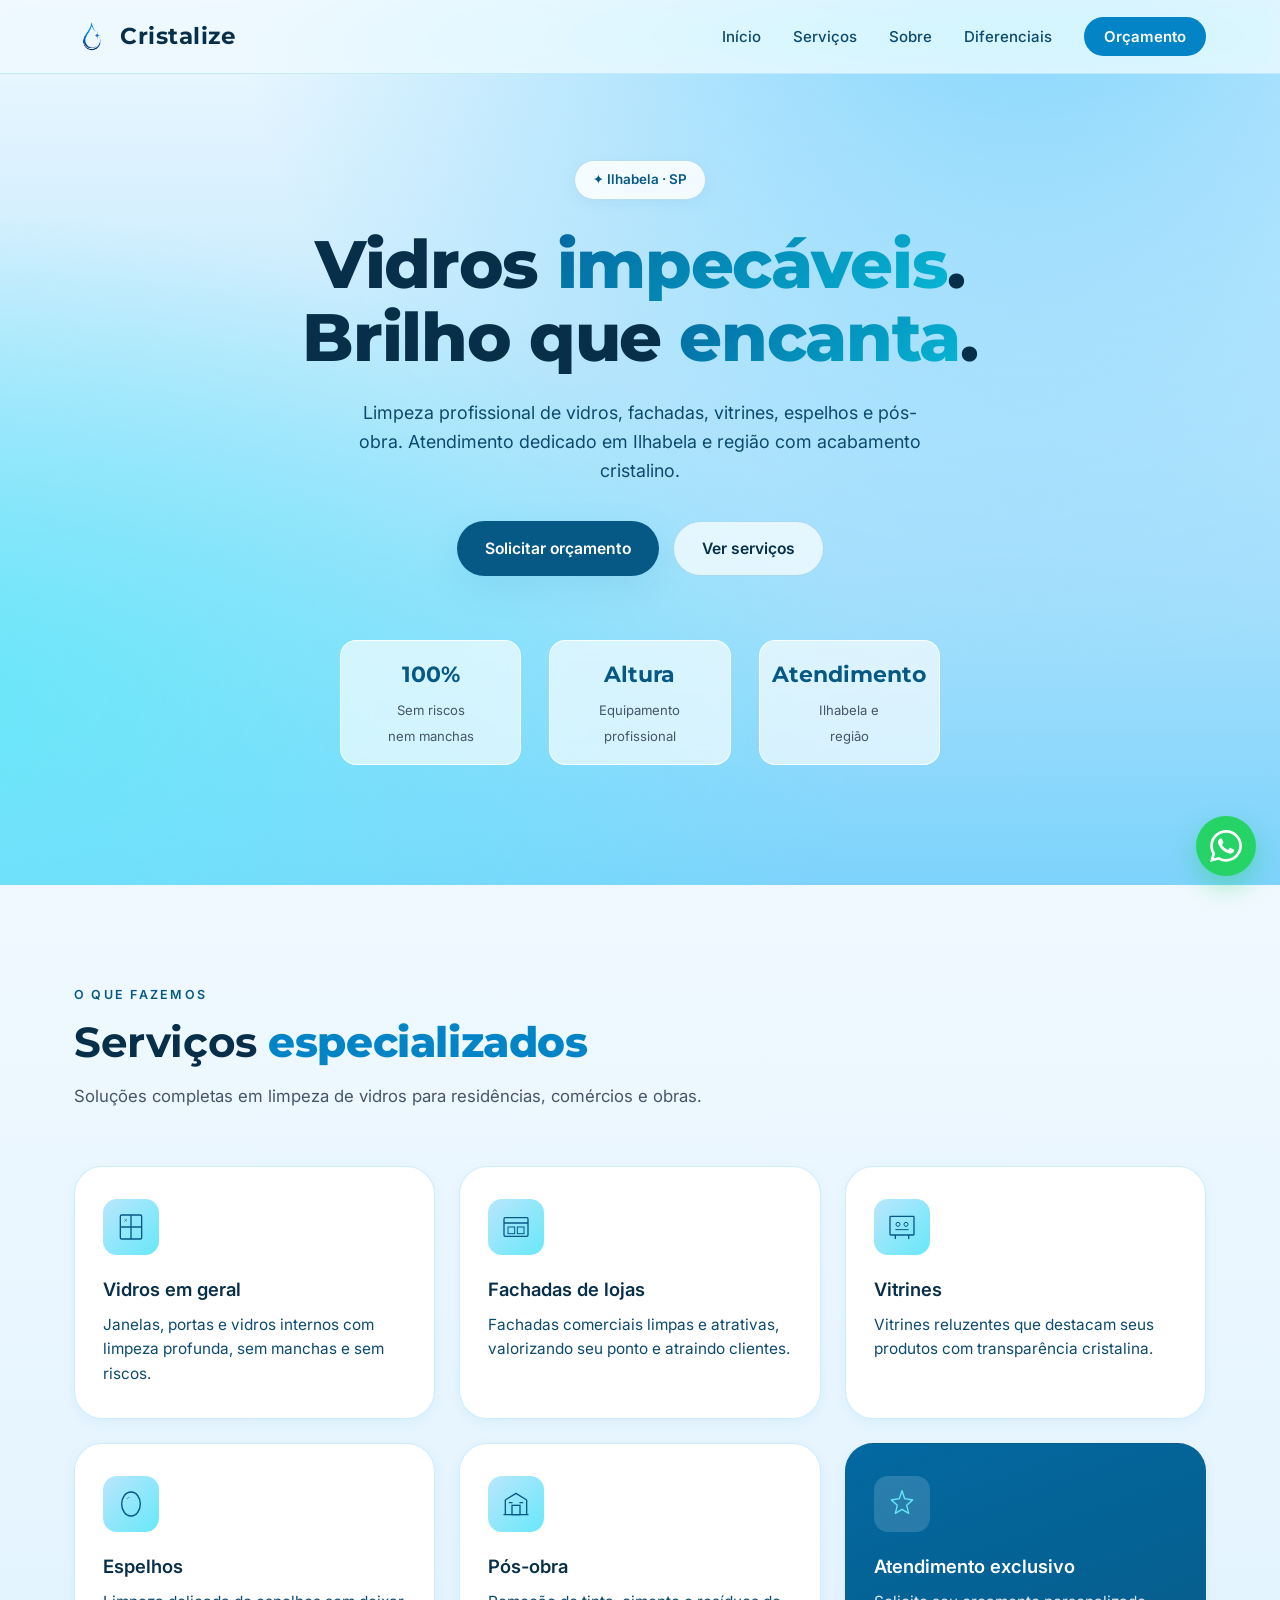
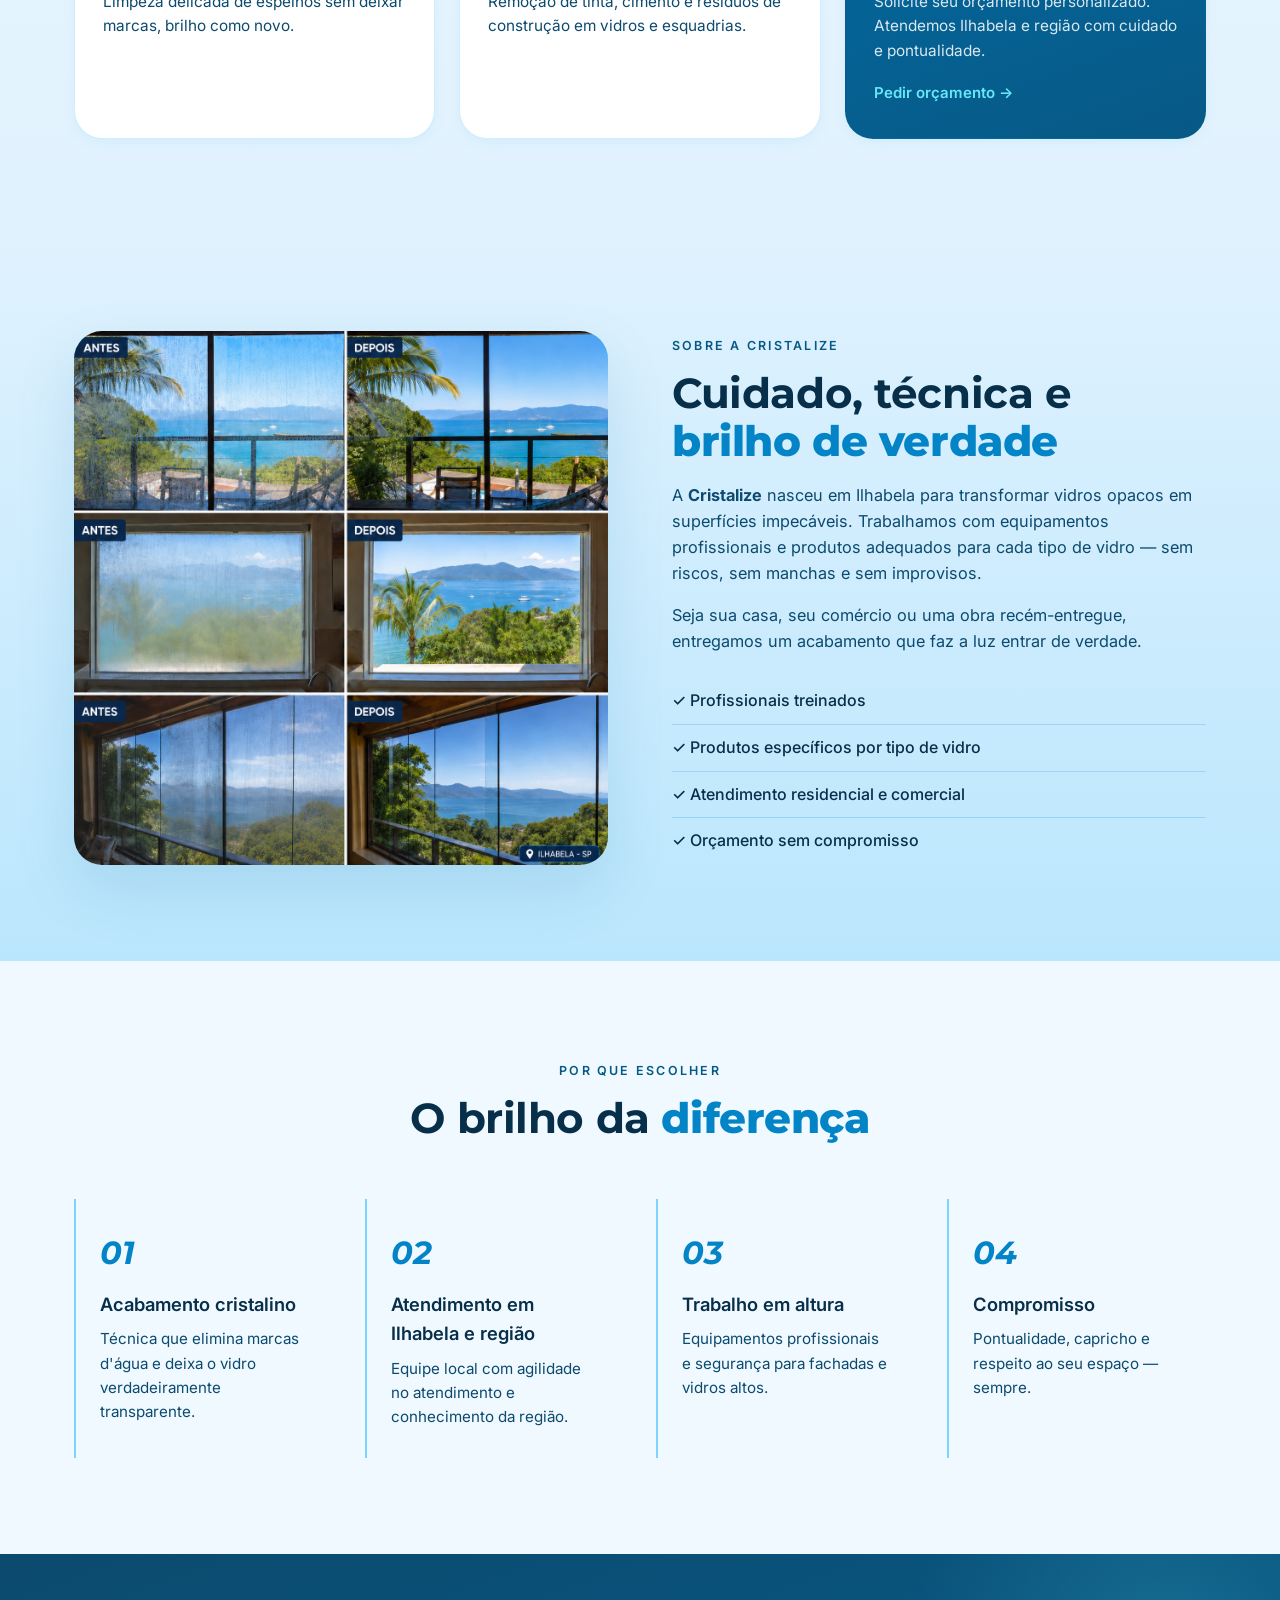
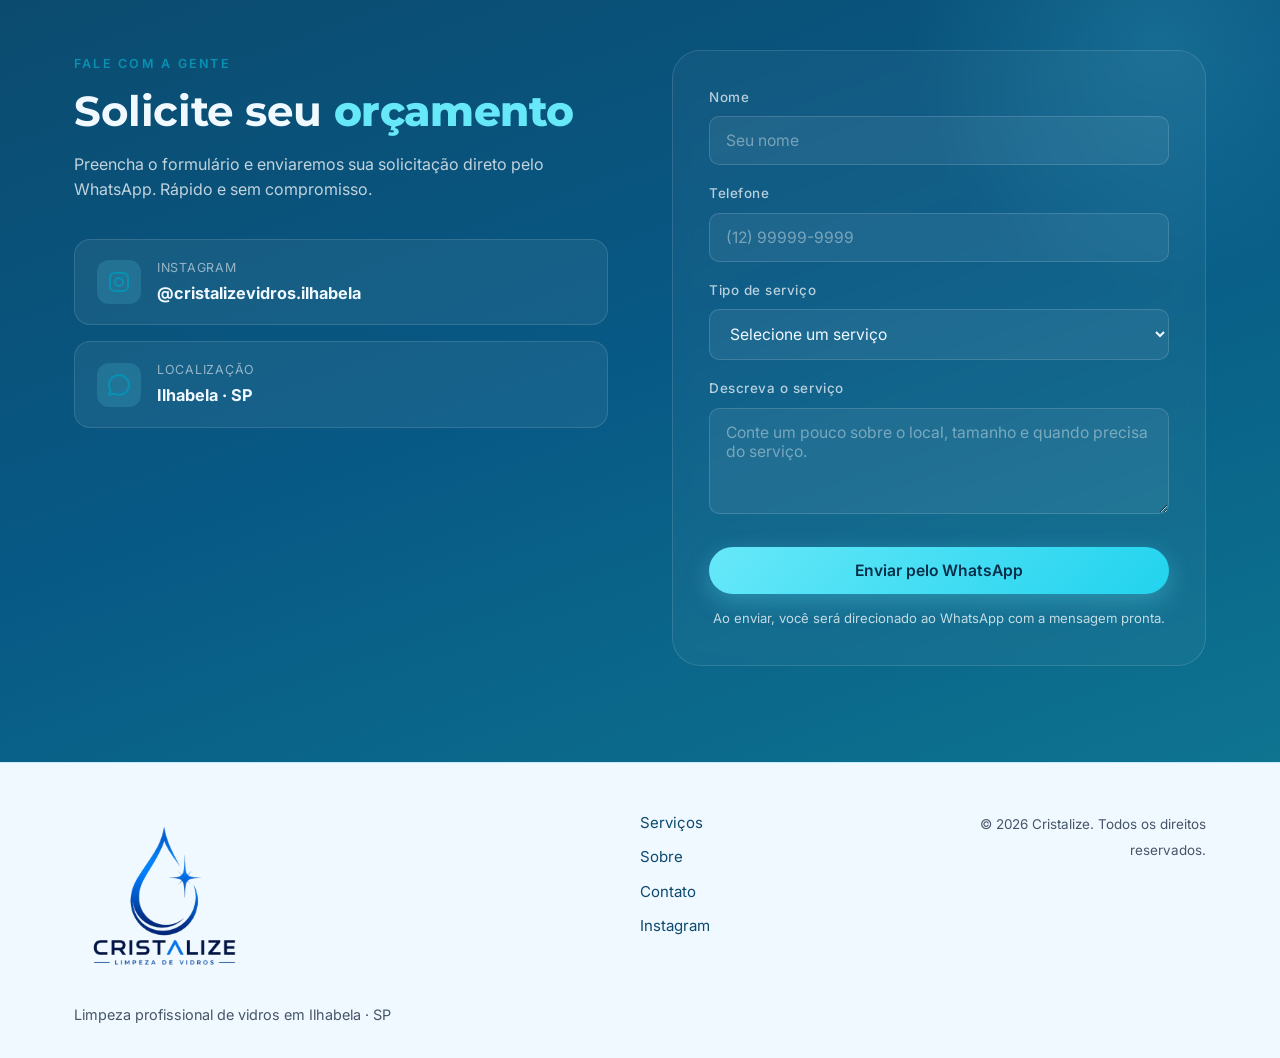
<file: index.html>
<!DOCTYPE html>
<html lang="pt-BR">
<head>
  <meta charset="UTF-8" />
  <meta name="viewport" content="width=device-width, initial-scale=1.0" />
  <meta name="description" content="Cristalize - Limpeza profissional de vidros em Ilhabela e região. Fachadas, vitrines, espelhos e pós-obra. Brilho impecável, atendimento de confiança." />
  <meta name="theme-color" content="#0ea5e9" />
  <link rel="icon" type="image/png" href="images/logo.png" />
  <link rel="apple-touch-icon" href="images/logo.png" />
  <title>Cristalize | Limpeza Profissional de Vidros em Ilhabela</title>
  <link rel="preconnect" href="https://fonts.googleapis.com">
  <link rel="preconnect" href="https://fonts.gstatic.com" crossorigin>
  <link href="https://fonts.googleapis.com/css2?family=Inter:wght@300;400;500;600;700;800&family=Montserrat:wght@500;600;700;800;900&display=swap" rel="stylesheet">
  <link rel="stylesheet" href="styles.css" />
  <link rel="stylesheet" href="theme-ocean.css" />
  <style>
    :root { --font-display: 'Montserrat', system-ui, sans-serif; }
    h2 em, .hero-title .accent { font-style: normal; font-weight: 800; }
    h2 { font-weight: 700; letter-spacing: -0.01em; }
    .hero-title { font-weight: 800; letter-spacing: -0.02em; }
  </style>
</head>
<body>

  <!-- Header / Nav -->
  <header class="header" id="header">
    <nav class="nav container">
      <a href="#home" class="logo" aria-label="Cristalize - Home">
        <span class="logo-icon" aria-hidden="true">
          <img src="images/logo.png" alt="" />
        </span>
        <span class="logo-text">Cristalize</span>
      </a>

      <button class="nav-toggle" id="navToggle" aria-label="Abrir menu" aria-expanded="false">
        <span></span><span></span><span></span>
      </button>

      <ul class="nav-list" id="navList">
        <li><a href="#home">Início</a></li>
        <li><a href="#servicos">Serviços</a></li>
        <li><a href="#sobre">Sobre</a></li>
        <li><a href="#diferenciais">Diferenciais</a></li>
        <li><a href="#contato" class="nav-cta">Orçamento</a></li>
      </ul>
    </nav>
  </header>

  <!-- Hero -->
  <section class="hero" id="home">
    <div class="hero-bg" aria-hidden="true">
      <span class="water-drop d1"></span>
      <span class="water-drop d2"></span>
      <span class="water-drop d3"></span>
      <span class="water-drop d4"></span>
      <span class="water-drop d5"></span>
      <span class="water-drop d6"></span>
      <span class="water-drop d7"></span>
      <span class="water-drop d8"></span>
      <span class="water-drop d9"></span>
      <span class="water-drop d10"></span>
    </div>

    <div class="container hero-content">
      <span class="hero-badge">✦ Ilhabela &middot; SP</span>
      <h1 class="hero-title">
        Vidros <span class="accent">impecáveis</span>.<br>
        Brilho que <span class="accent">encanta</span>.
      </h1>
      <p class="hero-subtitle">
        Limpeza profissional de vidros, fachadas, vitrines, espelhos e pós-obra.
        Atendimento dedicado em Ilhabela e região com acabamento cristalino.
      </p>
      <div class="hero-actions">
        <a href="#contato" class="btn btn-primary">Solicitar orçamento</a>
        <a href="#servicos" class="btn btn-ghost">Ver serviços</a>
      </div>

      <div class="hero-stats">
        <div class="stat">
          <strong>100%</strong>
          <span>Sem riscos<br>nem manchas</span>
        </div>
        <div class="stat">
          <strong>Altura</strong>
          <span>Equipamento<br>profissional</span>
        </div>
        <div class="stat">
          <strong>Atendimento</strong>
          <span>Ilhabela e<br>região</span>
        </div>
      </div>
    </div>

    <div class="hero-glass" aria-hidden="true"></div>
  </section>

  <!-- Services -->
  <section class="section services" id="servicos">
    <div class="container">
      <div class="section-head">
        <span class="eyebrow">O que fazemos</span>
        <h2>Serviços <em>especializados</em></h2>
        <p>Soluções completas em limpeza de vidros para residências, comércios e obras.</p>
      </div>

      <div class="services-grid">

        <article class="service-card">
          <div class="service-icon">
            <svg viewBox="0 0 48 48" fill="none" xmlns="http://www.w3.org/2000/svg">
              <rect x="8" y="6" width="32" height="36" rx="2" stroke="currentColor" stroke-width="2"/>
              <line x1="24" y1="6" x2="24" y2="42" stroke="currentColor" stroke-width="2"/>
              <line x1="8" y1="24" x2="40" y2="24" stroke="currentColor" stroke-width="2"/>
              <path d="M14 12L18 16M18 12L14 16" stroke="currentColor" stroke-width="1.5" opacity="0.5"/>
            </svg>
          </div>
          <h3>Vidros em geral</h3>
          <p>Janelas, portas e vidros internos com limpeza profunda, sem manchas e sem riscos.</p>
        </article>

        <article class="service-card">
          <div class="service-icon">
            <svg viewBox="0 0 48 48" fill="none" xmlns="http://www.w3.org/2000/svg">
              <rect x="6" y="10" width="36" height="28" rx="2" stroke="currentColor" stroke-width="2"/>
              <path d="M6 18H42" stroke="currentColor" stroke-width="2"/>
              <rect x="12" y="24" width="10" height="10" stroke="currentColor" stroke-width="1.5"/>
              <rect x="26" y="24" width="10" height="10" stroke="currentColor" stroke-width="1.5"/>
            </svg>
          </div>
          <h3>Fachadas de lojas</h3>
          <p>Fachadas comerciais limpas e atrativas, valorizando seu ponto e atraindo clientes.</p>
        </article>

        <article class="service-card">
          <div class="service-icon">
            <svg viewBox="0 0 48 48" fill="none" xmlns="http://www.w3.org/2000/svg">
              <rect x="6" y="8" width="36" height="28" rx="1" stroke="currentColor" stroke-width="2"/>
              <path d="M14 36L14 42M34 36L34 42" stroke="currentColor" stroke-width="2"/>
              <circle cx="18" cy="20" r="3" stroke="currentColor" stroke-width="1.5"/>
              <circle cx="30" cy="20" r="3" stroke="currentColor" stroke-width="1.5"/>
              <path d="M14 28H34" stroke="currentColor" stroke-width="1.5"/>
            </svg>
          </div>
          <h3>Vitrines</h3>
          <p>Vitrines reluzentes que destacam seus produtos com transparência cristalina.</p>
        </article>

        <article class="service-card">
          <div class="service-icon">
            <svg viewBox="0 0 48 48" fill="none" xmlns="http://www.w3.org/2000/svg">
              <ellipse cx="24" cy="24" rx="14" ry="18" stroke="currentColor" stroke-width="2"/>
              <ellipse cx="24" cy="24" rx="14" ry="18" stroke="currentColor" stroke-width="2" opacity="0.3" stroke-dasharray="2 2"/>
              <path d="M18 16C18 16 19 14 21 14" stroke="currentColor" stroke-width="1.5" stroke-linecap="round" opacity="0.6"/>
            </svg>
          </div>
          <h3>Espelhos</h3>
          <p>Limpeza delicada de espelhos sem deixar marcas, brilho como novo.</p>
        </article>

        <article class="service-card">
          <div class="service-icon">
            <svg viewBox="0 0 48 48" fill="none" xmlns="http://www.w3.org/2000/svg">
              <path d="M8 40L8 18L24 8L40 18L40 40" stroke="currentColor" stroke-width="2" stroke-linejoin="round"/>
              <rect x="18" y="26" width="12" height="14" stroke="currentColor" stroke-width="2"/>
              <path d="M14 22L18 22M30 22L34 22" stroke="currentColor" stroke-width="2" stroke-linecap="round"/>
              <path d="M6 40L42 40" stroke="currentColor" stroke-width="2" stroke-linecap="round"/>
            </svg>
          </div>
          <h3>Pós-obra</h3>
          <p>Remoção de tinta, cimento e resíduos de construção em vidros e esquadrias.</p>
        </article>

        <article class="service-card highlight">
          <div class="service-icon">
            <svg viewBox="0 0 48 48" fill="none" xmlns="http://www.w3.org/2000/svg">
              <path d="M24 4L28 16L40 18L31 26L34 38L24 32L14 38L17 26L8 18L20 16L24 4Z" stroke="currentColor" stroke-width="2" stroke-linejoin="round"/>
            </svg>
          </div>
          <h3>Atendimento exclusivo</h3>
          <p>Solicite seu orçamento personalizado. Atendemos Ilhabela e região com cuidado e pontualidade.</p>
          <a href="#contato" class="card-link">Pedir orçamento →</a>
        </article>

      </div>
    </div>
  </section>

  <!-- About -->
  <section class="section about" id="sobre">
    <div class="container about-grid">
      <div class="about-visual">
        <img src="images/antes-depois.png.png" alt="Antes e depois da limpeza de vidros Cristalize em Ilhabela" />
      </div>
      <div class="about-text">
        <span class="eyebrow">Sobre a Cristalize</span>
        <h2>Cuidado, técnica e <em>brilho de verdade</em></h2>
        <p>
          A <strong>Cristalize</strong> nasceu em Ilhabela para transformar vidros opacos
          em superfícies impecáveis. Trabalhamos com equipamentos profissionais
          e produtos adequados para cada tipo de vidro — sem riscos, sem manchas
          e sem improvisos.
        </p>
        <p>
          Seja sua casa, seu comércio ou uma obra recém-entregue, entregamos um
          acabamento que faz a luz entrar de verdade.
        </p>

        <ul class="about-list">
          <li>✓ Profissionais treinados</li>
          <li>✓ Produtos específicos por tipo de vidro</li>
          <li>✓ Atendimento residencial e comercial</li>
          <li>✓ Orçamento sem compromisso</li>
        </ul>
      </div>
    </div>
  </section>

  <!-- Diferenciais -->
  <section class="section diferenciais" id="diferenciais">
    <div class="container">
      <div class="section-head center">
        <span class="eyebrow">Por que escolher</span>
        <h2>O brilho da <em>diferença</em></h2>
      </div>

      <div class="diff-grid">
        <div class="diff-item">
          <div class="diff-num">01</div>
          <h3>Acabamento cristalino</h3>
          <p>Técnica que elimina marcas d'água e deixa o vidro verdadeiramente transparente.</p>
        </div>
        <div class="diff-item">
          <div class="diff-num">02</div>
          <h3>Atendimento em Ilhabela e região</h3>
          <p>Equipe local com agilidade no atendimento e conhecimento da região.</p>
        </div>
        <div class="diff-item">
          <div class="diff-num">03</div>
          <h3>Trabalho em altura</h3>
          <p>Equipamentos profissionais e segurança para fachadas e vidros altos.</p>
        </div>
        <div class="diff-item">
          <div class="diff-num">04</div>
          <h3>Compromisso</h3>
          <p>Pontualidade, capricho e respeito ao seu espaço — sempre.</p>
        </div>
      </div>
    </div>
  </section>

  <!-- Contact -->
  <section class="section contact" id="contato">
    <div class="container contact-grid">
      <div class="contact-info">
        <span class="eyebrow light">Fale com a gente</span>
        <h2>Solicite seu <em>orçamento</em></h2>
        <p>Preencha o formulário e enviaremos sua solicitação direto pelo WhatsApp. Rápido e sem compromisso.</p>

        <div class="contact-methods">
          <a href="https://instagram.com/cristalizevidros.ilhabela" target="_blank" rel="noopener" class="contact-link">
            <span class="contact-icon">
              <svg viewBox="0 0 24 24" fill="none" xmlns="http://www.w3.org/2000/svg">
                <rect x="3" y="3" width="18" height="18" rx="5" stroke="currentColor" stroke-width="2"/>
                <circle cx="12" cy="12" r="4" stroke="currentColor" stroke-width="2"/>
                <circle cx="17.5" cy="6.5" r="1" fill="currentColor"/>
              </svg>
            </span>
            <span>
              <small>Instagram</small>
              <strong>@cristalizevidros.ilhabela</strong>
            </span>
          </a>

          <div class="contact-link">
            <span class="contact-icon">
              <svg viewBox="0 0 24 24" fill="none" xmlns="http://www.w3.org/2000/svg">
                <path d="M12 2C6.477 2 2 6.477 2 12C2 13.89 2.525 15.66 3.438 17.17L2 22L7.05 20.6C8.5 21.4 10.2 21.86 12 21.86C17.523 21.86 22 17.383 22 11.86C22 6.337 17.523 2 12 2Z" stroke="currentColor" stroke-width="2" stroke-linejoin="round"/>
              </svg>
            </span>
            <span>
              <small>Localização</small>
              <strong>Ilhabela · SP</strong>
            </span>
          </div>
        </div>
      </div>

      <form class="contact-form" id="orcamentoForm" novalidate>
        <div class="form-row">
          <label for="nome">Nome</label>
          <input type="text" id="nome" name="nome" placeholder="Seu nome" required />
        </div>

        <div class="form-row">
          <label for="telefone">Telefone</label>
          <input type="tel" id="telefone" name="telefone" placeholder="(12) 99999-9999" required />
        </div>

        <div class="form-row">
          <label for="servico">Tipo de serviço</label>
          <select id="servico" name="servico" required>
            <option value="">Selecione um serviço</option>
            <option>Vidros em geral</option>
            <option>Fachada de loja</option>
            <option>Vitrines</option>
            <option>Espelhos</option>
            <option>Pós-obra</option>
            <option>Outro</option>
          </select>
        </div>

        <div class="form-row">
          <label for="mensagem">Descreva o serviço</label>
          <textarea id="mensagem" name="mensagem" rows="4" placeholder="Conte um pouco sobre o local, tamanho e quando precisa do serviço."></textarea>
        </div>

        <button type="submit" class="btn btn-primary btn-full">
          Enviar pelo WhatsApp
        </button>
        <p class="form-note">Ao enviar, você será direcionado ao WhatsApp com a mensagem pronta.</p>
      </form>
    </div>
  </section>

  <!-- Footer -->
  <footer class="footer">
    <div class="container footer-grid">
      <div class="footer-brand">
        <img src="images/logo-completo.png" alt="Cristalize - Limpeza de Vidros" class="footer-logo" />
        <p>Limpeza profissional de vidros em Ilhabela · SP</p>
      </div>

      <div class="footer-links">
        <a href="#servicos">Serviços</a>
        <a href="#sobre">Sobre</a>
        <a href="#contato">Contato</a>
        <a href="https://instagram.com/cristalizevidros.ilhabela" target="_blank" rel="noopener">Instagram</a>
      </div>

      <div class="footer-copy">
        <small>© <span id="year"></span> Cristalize. Todos os direitos reservados.</small>
      </div>
    </div>
  </footer>

  <!-- Floating WhatsApp button -->
  <a href="#contato" id="floatBtn" class="float-btn" aria-label="Falar no WhatsApp">
    <svg viewBox="0 0 24 24" fill="currentColor" xmlns="http://www.w3.org/2000/svg">
      <path d="M17.472 14.382c-.297-.149-1.758-.867-2.03-.967-.273-.099-.471-.148-.67.15-.197.297-.767.966-.94 1.164-.173.199-.347.223-.644.075-.297-.15-1.255-.463-2.39-1.475-.883-.788-1.48-1.761-1.653-2.059-.173-.297-.018-.458.13-.606.134-.133.298-.347.446-.52.149-.174.198-.298.298-.497.099-.198.05-.371-.025-.52-.075-.149-.669-1.612-.916-2.207-.242-.579-.487-.5-.669-.51-.173-.008-.371-.01-.57-.01-.198 0-.52.074-.792.372-.272.297-1.04 1.016-1.04 2.479 0 1.462 1.065 2.875 1.213 3.074.149.198 2.096 3.2 5.077 4.487.709.306 1.262.489 1.694.625.712.227 1.36.195 1.871.118.571-.085 1.758-.719 2.006-1.413.248-.694.248-1.289.173-1.413-.074-.124-.272-.198-.57-.347m-5.421 7.403h-.004a9.87 9.87 0 01-5.031-1.378l-.361-.214-3.741.982.998-3.648-.235-.374a9.86 9.86 0 01-1.51-5.26c.001-5.45 4.436-9.884 9.888-9.884 2.64 0 5.122 1.03 6.988 2.898a9.825 9.825 0 012.893 6.994c-.003 5.45-4.437 9.884-9.885 9.884m8.413-18.297A11.815 11.815 0 0012.05 0C5.495 0 .16 5.335.157 11.892c0 2.096.547 4.142 1.588 5.945L.057 24l6.305-1.654a11.882 11.882 0 005.683 1.448h.005c6.554 0 11.89-5.335 11.893-11.893a11.821 11.821 0 00-3.48-8.413z"/>
    </svg>
  </a>

  <script src="script.js"></script>
</body>
</html>
</file>
<file: styles.css>
/* ============================================
   CRISTALIZE - Limpeza profissional de vidros
   Stylesheet limpo, cristalino, mobile-first
   ============================================ */

:root {
  --c-bg: #f7fbfd;
  --c-white: #ffffff;
  --c-ink: #0f2740;
  --c-ink-soft: #3b5670;
  --c-muted: #6c8299;
  --c-line: #e3edf3;
  --c-accent: #0ea5e9;          /* azul cristal */
  --c-accent-deep: #0284c7;
  --c-accent-soft: #e0f2fe;
  --c-mint: #67e8f9;
  --shadow-sm: 0 4px 14px rgba(14, 116, 165, 0.06);
  --shadow-md: 0 12px 36px rgba(14, 116, 165, 0.10);
  --shadow-lg: 0 24px 60px rgba(14, 116, 165, 0.14);
  --radius-sm: 10px;
  --radius-md: 16px;
  --radius-lg: 28px;
  --max-w: 1180px;
  --font-sans: 'Inter', system-ui, -apple-system, "Segoe UI", Roboto, sans-serif;
  --font-display: 'Playfair Display', Georgia, serif;
}

* { box-sizing: border-box; }

html { scroll-behavior: smooth; }

body {
  margin: 0;
  font-family: var(--font-sans);
  color: var(--c-ink);
  background: var(--c-bg);
  line-height: 1.6;
  -webkit-font-smoothing: antialiased;
  overflow-x: hidden;
}

img, svg { max-width: 100%; display: block; }

a { color: inherit; text-decoration: none; }

.container {
  width: 100%;
  max-width: var(--max-w);
  margin: 0 auto;
  padding: 0 24px;
}

.eyebrow {
  display: inline-block;
  font-size: 0.78rem;
  letter-spacing: 0.18em;
  text-transform: uppercase;
  font-weight: 600;
  color: var(--c-accent-deep);
  margin-bottom: 14px;
}
.eyebrow.light { color: var(--c-mint); }

h2 {
  font-family: var(--font-display);
  font-weight: 600;
  font-size: clamp(1.8rem, 4vw, 2.6rem);
  line-height: 1.15;
  margin: 0 0 16px;
  color: var(--c-ink);
}
h2 em {
  font-style: italic;
  color: var(--c-accent);
}
h3 {
  font-size: 1.15rem;
  margin: 0 0 8px;
  font-weight: 600;
}

p { color: var(--c-ink-soft); margin: 0 0 12px; }

.section {
  padding: 96px 0;
}

.section-head {
  max-width: 640px;
  margin-bottom: 56px;
}
.section-head.center {
  margin: 0 auto 56px;
  text-align: center;
}
.section-head p {
  font-size: 1.05rem;
  color: var(--c-muted);
}

/* =====================
   HEADER / NAV
   ===================== */
.header {
  position: fixed;
  top: 0; left: 0; right: 0;
  background: rgba(255, 255, 255, 0.78);
  backdrop-filter: saturate(180%) blur(14px);
  -webkit-backdrop-filter: saturate(180%) blur(14px);
  border-bottom: 1px solid rgba(227, 237, 243, 0.6);
  z-index: 100;
  transition: padding .25s, box-shadow .25s;
}
.header.scrolled {
  box-shadow: var(--shadow-sm);
}
.nav {
  display: flex;
  align-items: center;
  justify-content: space-between;
  padding: 18px 24px;
}
.logo {
  display: flex;
  align-items: center;
  gap: 10px;
  color: var(--c-accent-deep);
  font-weight: 700;
}
.logo-icon {
  display: inline-flex;
  width: 36px; height: 36px;
  color: var(--c-accent);
}
.logo-icon img {
  width: 100%;
  height: 100%;
  object-fit: contain;
}
.footer-logo {
  width: 180px;
  height: auto;
  display: block;
}
.logo-text {
  font-family: var(--font-display);
  font-size: 1.45rem;
  letter-spacing: 0.5px;
  color: var(--c-ink);
}

.nav-list {
  display: flex;
  gap: 32px;
  list-style: none;
  margin: 0;
  padding: 0;
  align-items: center;
}
.nav-list a {
  font-size: 0.94rem;
  color: var(--c-ink-soft);
  font-weight: 500;
  position: relative;
  transition: color .2s;
}
.nav-list a:hover { color: var(--c-accent); }
.nav-cta {
  background: var(--c-ink);
  color: var(--c-white) !important;
  padding: 10px 20px;
  border-radius: 999px;
  font-weight: 600 !important;
  transition: transform .2s, background .2s;
}
.nav-cta:hover {
  background: var(--c-accent);
  transform: translateY(-1px);
}

.nav-toggle {
  display: none;
  width: 40px; height: 40px;
  background: transparent;
  border: 0;
  cursor: pointer;
  padding: 8px;
  flex-direction: column;
  justify-content: space-between;
}
.nav-toggle span {
  display: block;
  width: 100%;
  height: 2px;
  background: var(--c-ink);
  border-radius: 2px;
  transition: transform .25s, opacity .25s;
}
.nav-toggle.open span:nth-child(1) { transform: translateY(10px) rotate(45deg); }
.nav-toggle.open span:nth-child(2) { opacity: 0; }
.nav-toggle.open span:nth-child(3) { transform: translateY(-10px) rotate(-45deg); }

/* =====================
   BUTTONS
   ===================== */
.btn {
  display: inline-flex;
  align-items: center;
  justify-content: center;
  gap: 8px;
  padding: 14px 28px;
  border-radius: 999px;
  font-size: 0.98rem;
  font-weight: 600;
  cursor: pointer;
  border: 0;
  transition: transform .2s, box-shadow .2s, background .2s, color .2s;
  font-family: inherit;
}
.btn-primary {
  background: var(--c-ink);
  color: var(--c-white);
  box-shadow: var(--shadow-md);
}
.btn-primary:hover {
  background: var(--c-accent);
  transform: translateY(-2px);
  box-shadow: var(--shadow-lg);
}
.btn-ghost {
  background: rgba(255, 255, 255, 0.6);
  color: var(--c-ink);
  border: 1px solid var(--c-line);
}
.btn-ghost:hover {
  background: var(--c-white);
  border-color: var(--c-accent);
  color: var(--c-accent-deep);
}
.btn-full { width: 100%; }

/* =====================
   HERO
   ===================== */
.hero {
  position: relative;
  padding: 160px 0 120px;
  overflow: hidden;
  background:
    radial-gradient(ellipse at 80% -10%, var(--c-accent-soft) 0%, transparent 60%),
    radial-gradient(ellipse at -10% 80%, #ecfeff 0%, transparent 50%),
    linear-gradient(180deg, #ffffff 0%, var(--c-bg) 100%);
}
.hero-bg {
  position: absolute;
  inset: 0;
  pointer-events: none;
  z-index: 0;
}
.water-drop {
  position: absolute;
  display: block;
  border-radius: 50% 50% 50% 0;
  background: linear-gradient(135deg,
    rgba(255, 255, 255, 0.92) 0%,
    rgba(186, 230, 253, 0.75) 45%,
    rgba(56, 189, 248, 0.55) 100%);
  rotate: -45deg;
  box-shadow:
    inset 4px -4px 10px rgba(255, 255, 255, 0.75),
    inset -2px 2px 8px rgba(14, 165, 233, 0.18),
    0 8px 22px rgba(14, 165, 233, 0.18);
  animation: floatDrop 10s ease-in-out infinite;
}
.water-drop::after {
  content: '';
  position: absolute;
  top: 18%; left: 22%;
  width: 24%; height: 24%;
  border-radius: 50%;
  background: rgba(255, 255, 255, 0.9);
  filter: blur(1px);
}

.d1  { width: 84px; height: 84px; top: 12%;  right: 8%;  }
.d2  { width: 52px; height: 52px; top: 22%;  left: 10%;  animation-delay: -2s; }
.d3  { width: 38px; height: 38px; top: 45%;  right: 16%; animation-delay: -4s; }
.d4  { width: 68px; height: 68px; bottom: 16%; left: 12%; animation-delay: -1s; }
.d5  { width: 28px; height: 28px; top: 30%;  left: 32%;  animation-delay: -6s; }
.d6  { width: 44px; height: 44px; bottom: 26%; right: 10%; animation-delay: -3s; }
.d7  { width: 22px; height: 22px; top: 55%;  left: 24%;  animation-delay: -5s; }
.d8  { width: 56px; height: 56px; top: 6%;   left: 30%;  animation-delay: -7s; }
.d9  { width: 30px; height: 30px; bottom: 10%; right: 32%; animation-delay: -8s; }
.d10 { width: 20px; height: 20px; top: 38%;  right: 36%; animation-delay: -9s; }

@keyframes floatDrop {
  0%, 100% { translate: 0 0; }
  50%      { translate: 0 -18px; }
}

.hero-content {
  position: relative;
  z-index: 2;
  text-align: center;
  max-width: 820px;
}
.hero-badge {
  display: inline-block;
  background: rgba(255,255,255,0.7);
  backdrop-filter: blur(8px);
  padding: 8px 18px;
  border-radius: 999px;
  font-size: 0.84rem;
  font-weight: 600;
  color: var(--c-accent-deep);
  border: 1px solid rgba(14, 165, 233, 0.18);
  margin-bottom: 28px;
  box-shadow: var(--shadow-sm);
}
.hero-title {
  font-family: var(--font-display);
  font-size: clamp(2.4rem, 6vw, 4.2rem);
  font-weight: 600;
  line-height: 1.1;
  margin: 0 0 24px;
  color: var(--c-ink);
  letter-spacing: -0.5px;
}
.hero-title .accent {
  font-style: italic;
  background: linear-gradient(135deg, var(--c-accent) 0%, var(--c-mint) 100%);
  -webkit-background-clip: text;
  background-clip: text;
  -webkit-text-fill-color: transparent;
}
.hero-subtitle {
  font-size: 1.12rem;
  color: var(--c-ink-soft);
  max-width: 580px;
  margin: 0 auto 36px;
}
.hero-actions {
  display: flex;
  gap: 14px;
  justify-content: center;
  flex-wrap: wrap;
  margin-bottom: 64px;
}
.hero-stats {
  display: grid;
  grid-template-columns: repeat(3, 1fr);
  gap: 28px;
  max-width: 600px;
  margin: 0 auto;
}
.stat {
  text-align: center;
  padding: 16px 8px;
  background: rgba(255,255,255,0.5);
  border-radius: var(--radius-md);
  backdrop-filter: blur(8px);
  border: 1px solid rgba(255,255,255,0.7);
}
.stat strong {
  display: block;
  font-family: var(--font-display);
  font-size: 1.4rem;
  color: var(--c-accent-deep);
  margin-bottom: 4px;
}
.stat span {
  font-size: 0.82rem;
  color: var(--c-muted);
  line-height: 1.4;
}

/* =====================
   SERVICES
   ===================== */
.services {
  background: var(--c-white);
}
.services-grid {
  display: grid;
  grid-template-columns: repeat(3, 1fr);
  gap: 24px;
}
@media (max-width: 980px) {
  .services-grid { grid-template-columns: repeat(2, 1fr); }
}
@media (max-width: 600px) {
  .services-grid { grid-template-columns: 1fr; }
}
.service-card {
  background: var(--c-white);
  border: 1px solid var(--c-line);
  border-radius: var(--radius-lg);
  padding: 32px 28px;
  transition: transform .3s, box-shadow .3s, border-color .3s;
  position: relative;
  overflow: hidden;
}
.service-card::before {
  content: '';
  position: absolute;
  top: -50%; left: -50%;
  width: 60%; height: 60%;
  background: radial-gradient(circle, rgba(14,165,233,0.08) 0%, transparent 70%);
  opacity: 0;
  transition: opacity .4s;
}
.service-card:hover {
  transform: translateY(-4px);
  box-shadow: var(--shadow-md);
  border-color: var(--c-accent-soft);
}
.service-card:hover::before { opacity: 1; }

.service-icon {
  width: 56px; height: 56px;
  border-radius: 14px;
  background: linear-gradient(135deg, var(--c-accent-soft) 0%, #ecfeff 100%);
  color: var(--c-accent-deep);
  display: flex;
  align-items: center;
  justify-content: center;
  padding: 12px;
  margin-bottom: 20px;
}
.service-card p {
  font-size: 0.96rem;
  margin: 0;
}
.service-card.highlight {
  background: linear-gradient(160deg, var(--c-ink) 0%, #1a3a5c 100%);
  color: var(--c-white);
  border-color: transparent;
}
.service-card.highlight h3,
.service-card.highlight p { color: var(--c-white); }
.service-card.highlight p { opacity: 0.85; }
.service-card.highlight .service-icon {
  background: rgba(255,255,255,0.1);
  color: var(--c-mint);
}
.card-link {
  display: inline-block;
  margin-top: 18px;
  font-weight: 600;
  color: var(--c-mint);
  font-size: 0.94rem;
  transition: gap .2s;
}
.card-link:hover { color: var(--c-white); }

/* =====================
   ABOUT
   ===================== */
.about {
  background: var(--c-bg);
}
.about-grid {
  display: grid;
  grid-template-columns: 1fr 1fr;
  gap: 64px;
  align-items: center;
}
.about-visual {
  position: relative;
  aspect-ratio: 1/1;
  border-radius: var(--radius-lg);
  overflow: hidden;
  box-shadow: var(--shadow-lg);
  background: var(--c-accent-soft);
}
.about-visual img {
  width: 100%;
  height: 100%;
  object-fit: cover;
  display: block;
  transition: transform .6s ease;
}
.about-visual:hover img {
  transform: scale(1.02);
}
.glass-panel {
  position: absolute;
  inset: 8%;
  border-radius: 18px;
  background: linear-gradient(135deg, rgba(255,255,255,0.5) 0%, rgba(255,255,255,0.15) 60%, rgba(255,255,255,0.45) 100%);
  backdrop-filter: blur(2px);
  border: 1px solid rgba(255,255,255,0.6);
  overflow: hidden;
}
.shine {
  position: absolute;
  top: -20%; left: -20%;
  width: 60%; height: 140%;
  background: linear-gradient(115deg, transparent 35%, rgba(255,255,255,0.7) 50%, transparent 65%);
  animation: shineMove 4s ease-in-out infinite;
}
@keyframes shineMove {
  0%, 100% { transform: translateX(-30%); }
  50% { transform: translateX(220%); }
}
.drop {
  position: absolute;
  border-radius: 50% 50% 50% 0;
  background: linear-gradient(135deg, rgba(255,255,255,0.9), rgba(186, 230, 253, 0.6));
  transform: rotate(-45deg);
  box-shadow: inset 2px -2px 6px rgba(255,255,255,0.8), 0 4px 12px rgba(14, 165, 233, 0.25);
}
.d1 { width: 36px; height: 36px; top: 22%; left: 18%; }
.d2 { width: 22px; height: 22px; top: 48%; right: 24%; }
.d3 { width: 28px; height: 28px; bottom: 18%; left: 38%; }

.about-text p {
  font-size: 1.02rem;
  margin-bottom: 16px;
}
.about-list {
  list-style: none;
  margin: 24px 0 0;
  padding: 0;
}
.about-list li {
  padding: 10px 0;
  border-bottom: 1px solid var(--c-line);
  color: var(--c-ink);
  font-weight: 500;
}
.about-list li:last-child { border-bottom: 0; }

/* =====================
   DIFERENCIAIS
   ===================== */
.diferenciais {
  background: var(--c-white);
}
.diff-grid {
  display: grid;
  grid-template-columns: repeat(auto-fit, minmax(240px, 1fr));
  gap: 32px;
}
.diff-item {
  padding: 28px 24px;
  border-left: 2px solid var(--c-accent-soft);
  transition: border-color .3s;
}
.diff-item:hover { border-left-color: var(--c-accent); }
.diff-num {
  font-family: var(--font-display);
  font-size: 2rem;
  color: var(--c-accent);
  font-weight: 700;
  margin-bottom: 12px;
  font-style: italic;
}
.diff-item p {
  font-size: 0.95rem;
  margin: 0;
}

/* =====================
   CONTACT
   ===================== */
.contact {
  background: linear-gradient(160deg, var(--c-ink) 0%, #1a3a5c 100%);
  color: var(--c-white);
  position: relative;
  overflow: hidden;
}
.contact::before {
  content: '';
  position: absolute;
  top: -20%; right: -10%;
  width: 500px; height: 500px;
  background: radial-gradient(circle, rgba(103, 232, 249, 0.15) 0%, transparent 70%);
  border-radius: 50%;
}
.contact-grid {
  display: grid;
  grid-template-columns: 1fr 1fr;
  gap: 64px;
  align-items: start;
  position: relative;
  z-index: 1;
}
.contact h2 { color: var(--c-white); }
.contact h2 em { color: var(--c-mint); }
.contact p { color: rgba(255,255,255,0.75); }

.contact-methods {
  margin-top: 36px;
  display: flex;
  flex-direction: column;
  gap: 16px;
}
.contact-link {
  display: flex;
  align-items: center;
  gap: 16px;
  padding: 18px 22px;
  background: rgba(255,255,255,0.06);
  border: 1px solid rgba(255,255,255,0.12);
  border-radius: var(--radius-md);
  transition: background .25s, transform .25s, border-color .25s;
}
a.contact-link:hover {
  background: rgba(255,255,255,0.12);
  transform: translateX(4px);
  border-color: var(--c-mint);
}
.contact-icon {
  width: 44px; height: 44px;
  border-radius: 12px;
  background: rgba(103, 232, 249, 0.15);
  color: var(--c-mint);
  display: flex;
  align-items: center;
  justify-content: center;
  padding: 10px;
  flex-shrink: 0;
}
.contact-link small {
  display: block;
  font-size: 0.78rem;
  color: rgba(255,255,255,0.55);
  letter-spacing: 0.06em;
  text-transform: uppercase;
  margin-bottom: 2px;
}
.contact-link strong {
  color: var(--c-white);
  font-size: 1.02rem;
}

/* form */
.contact-form {
  background: rgba(255,255,255,0.04);
  border: 1px solid rgba(255,255,255,0.12);
  padding: 36px;
  border-radius: var(--radius-lg);
  backdrop-filter: blur(8px);
}
.form-row {
  margin-bottom: 18px;
}
.form-row label {
  display: block;
  font-size: 0.84rem;
  letter-spacing: 0.04em;
  color: rgba(255,255,255,0.7);
  margin-bottom: 8px;
  font-weight: 500;
}
.form-row input,
.form-row select,
.form-row textarea {
  width: 100%;
  background: rgba(255,255,255,0.06);
  border: 1px solid rgba(255,255,255,0.14);
  color: var(--c-white);
  padding: 14px 16px;
  border-radius: var(--radius-sm);
  font-size: 0.98rem;
  font-family: inherit;
  transition: border-color .2s, background .2s;
}
.form-row input::placeholder,
.form-row textarea::placeholder { color: rgba(255,255,255,0.4); }
.form-row input:focus,
.form-row select:focus,
.form-row textarea:focus {
  outline: 0;
  border-color: var(--c-mint);
  background: rgba(255,255,255,0.1);
}
.form-row select option { background: var(--c-ink); color: var(--c-white); }
.form-row textarea { resize: vertical; min-height: 100px; }

.contact-form .btn-primary {
  background: var(--c-mint);
  color: var(--c-ink);
  margin-top: 8px;
}
.contact-form .btn-primary:hover {
  background: var(--c-white);
  color: var(--c-ink);
}
.form-note {
  text-align: center;
  font-size: 0.82rem;
  color: rgba(255,255,255,0.5);
  margin: 14px 0 0;
}

/* =====================
   FOOTER
   ===================== */
.footer {
  background: var(--c-white);
  border-top: 1px solid var(--c-line);
  padding: 48px 0 32px;
}
.footer-grid {
  display: grid;
  grid-template-columns: 2fr 1fr 1fr;
  gap: 32px;
  align-items: start;
}
.footer-brand p {
  font-size: 0.9rem;
  color: var(--c-muted);
  margin: 12px 0 0;
}
.footer-links {
  display: flex;
  flex-direction: column;
  gap: 10px;
}
.footer-links a {
  font-size: 0.94rem;
  color: var(--c-ink-soft);
  transition: color .2s;
}
.footer-links a:hover { color: var(--c-accent); }
.footer-copy {
  text-align: right;
}
.footer-copy small { color: var(--c-muted); font-size: 0.84rem; }

/* =====================
   FLOATING BUTTON
   ===================== */
.float-btn {
  position: fixed;
  bottom: 24px;
  right: 24px;
  width: 60px;
  height: 60px;
  border-radius: 50%;
  background: #25d366;
  color: #ffffff;
  display: flex;
  align-items: center;
  justify-content: center;
  padding: 14px;
  box-shadow: 0 10px 25px rgba(37, 211, 102, 0.4);
  z-index: 90;
  transition: transform .25s, box-shadow .25s, background .25s;
}
.float-btn:hover {
  background: #1da851;
  transform: scale(1.08);
  box-shadow: 0 14px 32px rgba(37, 211, 102, 0.55);
}
.float-btn svg { width: 100%; height: 100%; }

/* =====================
   ANIMATIONS - reveal
   ===================== */
.reveal {
  opacity: 0;
  transform: translateY(24px);
  transition: opacity .8s ease, transform .8s ease;
}
.reveal.visible {
  opacity: 1;
  transform: translateY(0);
}

/* =====================
   RESPONSIVE
   ===================== */
@media (max-width: 880px) {
  .section { padding: 72px 0; }

  /* nav */
  .nav-toggle { display: flex; }
  .nav-list {
    position: fixed;
    top: 72px;
    left: 0; right: 0;
    background: var(--c-white);
    flex-direction: column;
    align-items: stretch;
    gap: 0;
    padding: 24px;
    border-bottom: 1px solid var(--c-line);
    transform: translateY(-150%);
    transition: transform .35s ease;
    box-shadow: var(--shadow-md);
    max-height: calc(100vh - 72px);
    overflow-y: auto;
  }
  .nav-list.open { transform: translateY(0); }
  .nav-list li { border-bottom: 1px solid var(--c-line); }
  .nav-list li:last-child { border-bottom: 0; }
  .nav-list a {
    display: block;
    padding: 16px 0;
    font-size: 1rem;
  }
  .nav-cta {
    text-align: center;
    margin-top: 8px;
  }

  /* hero */
  .hero { padding: 130px 0 80px; }
  .d5, .d7, .d8, .d10 { display: none; }
  .d1 { width: 60px; height: 60px; }
  .d4 { width: 50px; height: 50px; }
  .hero-stats {
    grid-template-columns: 1fr;
    gap: 12px;
    max-width: 320px;
  }
  .stat {
    display: flex;
    align-items: center;
    justify-content: center;
    gap: 14px;
    text-align: left;
    padding: 14px 20px;
  }
  .stat strong { margin: 0; }

  /* about */
  .about-grid {
    grid-template-columns: 1fr;
    gap: 40px;
  }
  .about-visual {
    aspect-ratio: 1/1;
    max-width: 480px;
    margin: 0 auto;
    width: 100%;
  }

  /* contact */
  .contact-grid {
    grid-template-columns: 1fr;
    gap: 40px;
  }
  .contact-form { padding: 28px 22px; }

  /* footer */
  .footer-grid {
    grid-template-columns: 1fr;
    gap: 24px;
    text-align: center;
  }
  .footer-logo { margin: 0 auto; }
  .footer-links {
    flex-direction: row;
    justify-content: center;
    flex-wrap: wrap;
    gap: 20px;
  }
  .footer-copy { text-align: center; }

  .float-btn { width: 52px; height: 52px; bottom: 18px; right: 18px; padding: 12px; }
}

@media (max-width: 480px) {
  .container { padding: 0 18px; }
  .hero-actions .btn {
    width: 100%;
  }
  .hero-actions { flex-direction: column; }
  .service-card { padding: 28px 22px; }
}

/* reduced motion */
@media (prefers-reduced-motion: reduce) {
  *, *::before, *::after {
    animation-duration: 0.01ms !important;
    transition-duration: 0.01ms !important;
  }
  html { scroll-behavior: auto; }
}
</file>
<file: theme-ocean.css>
/* ============================================
   THEME: Ocean Breeze — Azul oceano saturado
   Conexão com a vista de Ilhabela
   ============================================ */

:root {
  --c-bg: #e0f2fe;
  --c-white: #f0f9ff;
  --c-ink: #082f49;
  --c-ink-soft: #0c4a6e;
  --c-muted: #475569;
  --c-line: #bae6fd;
  --c-accent: #0284c7;
  --c-accent-deep: #075985;
  --c-accent-soft: #bae6fd;
  --c-mint: #0891b2;
}

body { background: var(--c-bg); color: var(--c-ink); }

/* Header com toque de cor */
.header {
  background: rgba(240, 249, 255, 0.82);
  border-bottom-color: rgba(186, 230, 253, 0.8);
}
.logo-text { color: var(--c-ink); }
.nav-list a { color: var(--c-ink-soft); }
.nav-cta { background: var(--c-accent); color: #ffffff !important; }
.nav-cta:hover { background: var(--c-accent-deep); }

/* Hero */
.hero {
  background:
    radial-gradient(ellipse at 80% -10%, #7dd3fc 0%, transparent 55%),
    radial-gradient(ellipse at -10% 80%, #67e8f9 0%, transparent 50%),
    linear-gradient(180deg, #f0f9ff 0%, #bae6fd 50%, #7dd3fc 100%);
}
.hero-badge {
  background: rgba(255, 255, 255, 0.85);
  color: var(--c-accent-deep);
  border-color: rgba(2, 132, 199, 0.25);
}
.hero-title { color: var(--c-ink); }
.hero-title .accent {
  background: linear-gradient(135deg, #0369a1 0%, #06b6d4 100%);
  -webkit-background-clip: text;
  background-clip: text;
  -webkit-text-fill-color: transparent;
}
.hero-subtitle { color: var(--c-ink-soft); }

.stat {
  background: rgba(255, 255, 255, 0.65);
  border-color: rgba(255, 255, 255, 0.85);
}
.stat strong { color: var(--c-accent-deep); }
.stat span { color: var(--c-muted); }

/* Gotas refinadas escorrendo pelo vidro */
.water-drop {
  width: 2px !important;
  border-radius: 0 !important;
  background: linear-gradient(180deg,
    transparent 0%,
    rgba(255, 255, 255, 0.25) 35%,
    rgba(255, 255, 255, 0.85) 100%) !important;
  rotate: 0deg !important;
  box-shadow: none !important;
  filter: blur(0.3px);
  animation: drip linear infinite !important;
  overflow: visible;
}
.water-drop::after {
  top: auto !important;
  left: 50% !important;
  bottom: -4px;
  width: 9px !important;
  height: 12px !important;
  border-radius: 50% 50% 50% 50% / 55% 55% 45% 45% !important;
  background: radial-gradient(circle at 35% 30%,
    rgba(255, 255, 255, 0.95) 0%,
    rgba(186, 230, 253, 0.85) 50%,
    rgba(2, 132, 199, 0.5) 100%) !important;
  box-shadow:
    inset 1.5px -1.5px 3px rgba(255, 255, 255, 0.9),
    inset -1px 1px 2px rgba(2, 132, 199, 0.2),
    0 3px 8px rgba(2, 132, 199, 0.3) !important;
  filter: none !important;
  translate: -50% 0;
}

/* Cada gota: altura do rastro + posição + velocidade diferentes */
.d1  { height: 90px;  top: -100px; right: 10%;  left: auto; animation-duration: 14s; animation-delay: -2s;  }
.d2  { height: 55px;  top: -70px;  left: 12%;   right: auto; animation-duration: 18s; animation-delay: -10s; }
.d3  { height: 110px; top: -130px; right: 22%;  left: auto; animation-duration: 16s; animation-delay: -6s;  }
.d4  { height: 45px;  top: -60px;  left: 22%;   right: auto; animation-duration: 20s; animation-delay: -14s; }
.d5  { height: 75px;  top: -90px;  left: 38%;   right: auto; animation-duration: 15s; animation-delay: -1s;  }
.d6  { height: 95px;  top: -115px; right: 30%;  left: auto; animation-duration: 17s; animation-delay: -9s;  }
.d7  { height: 50px;  top: -65px;  left: 50%;   right: auto; animation-duration: 19s; animation-delay: -4s;  }
.d8  { height: 70px;  top: -85px;  right: 40%;  left: auto; animation-duration: 13s; animation-delay: -7s;  }
.d9  { height: 80px;  top: -95px;  left: 60%;   right: auto; animation-duration: 16s; animation-delay: -12s; }
.d10 { height: 40px;  top: -55px;  right: 55%;  left: auto; animation-duration: 21s; animation-delay: -3s;  }

@keyframes drip {
  0%   { translate: 0 0;     opacity: 0; }
  8%   { opacity: 1; }
  92%  { opacity: 1; }
  100% { translate: 0 100vh; opacity: 0; }
}

/* Buttons */
.btn-primary { background: var(--c-accent-deep); color: #ffffff; }
.btn-primary:hover { background: var(--c-accent); }
.btn-ghost {
  background: rgba(255, 255, 255, 0.7);
  color: var(--c-ink);
  border-color: rgba(2, 132, 199, 0.25);
}
.btn-ghost:hover {
  background: #ffffff;
  border-color: var(--c-accent);
}

/* Sections */
h2 { color: var(--c-ink); }
h2 em { color: var(--c-accent); }
p { color: var(--c-ink-soft); }
.section-head p { color: var(--c-muted); }

.services { background: linear-gradient(180deg, #f0f9ff 0%, #e0f2fe 100%); }
.service-card {
  background: #ffffff;
  border-color: rgba(186, 230, 253, 0.7);
  box-shadow: 0 4px 14px rgba(2, 132, 199, 0.06);
}
.service-card:hover {
  border-color: var(--c-accent);
  box-shadow: 0 12px 32px rgba(2, 132, 199, 0.15);
}
.service-icon {
  background: linear-gradient(135deg, #bae6fd 0%, #67e8f9 100%);
  color: var(--c-accent-deep);
}
.service-card.highlight {
  background: linear-gradient(160deg, #0369a1 0%, #075985 100%);
  color: #ffffff;
}
.service-card.highlight h3,
.service-card.highlight p { color: #ffffff; }
.service-card.highlight .service-icon {
  background: rgba(255, 255, 255, 0.15);
  color: #67e8f9;
}
.card-link { color: #67e8f9; }

/* About */
.about { background: linear-gradient(180deg, #e0f2fe 0%, #bae6fd 100%); }
.about-list li {
  color: var(--c-ink);
  border-bottom-color: rgba(2, 132, 199, 0.2);
}

/* Diferenciais */
.diferenciais { background: #f0f9ff; }
.diff-item { border-left-color: #7dd3fc; }
.diff-num { color: var(--c-accent); }

/* Contact */
.contact { background: linear-gradient(160deg, #0c4a6e 0%, #075985 50%, #0e7490 100%); }
.contact h2 em { color: #67e8f9; }

/* Botão do formulário: cyan luminoso para destacar contra o teal escuro */
.contact-form .btn-primary {
  background: linear-gradient(135deg, #67e8f9 0%, #22d3ee 100%);
  color: #082f49;
  box-shadow: 0 8px 24px rgba(103, 232, 249, 0.3);
}
.contact-form .btn-primary:hover {
  background: linear-gradient(135deg, #a5f3fc 0%, #67e8f9 100%);
  color: #082f49;
  box-shadow: 0 12px 32px rgba(103, 232, 249, 0.45);
}

/* Footer */
.footer {
  background: #f0f9ff;
  border-top-color: rgba(186, 230, 253, 0.8);
}
.footer-brand p { color: var(--c-muted); }
.footer-links a { color: var(--c-ink-soft); }
.footer-links a:hover { color: var(--c-accent); }
</file>
